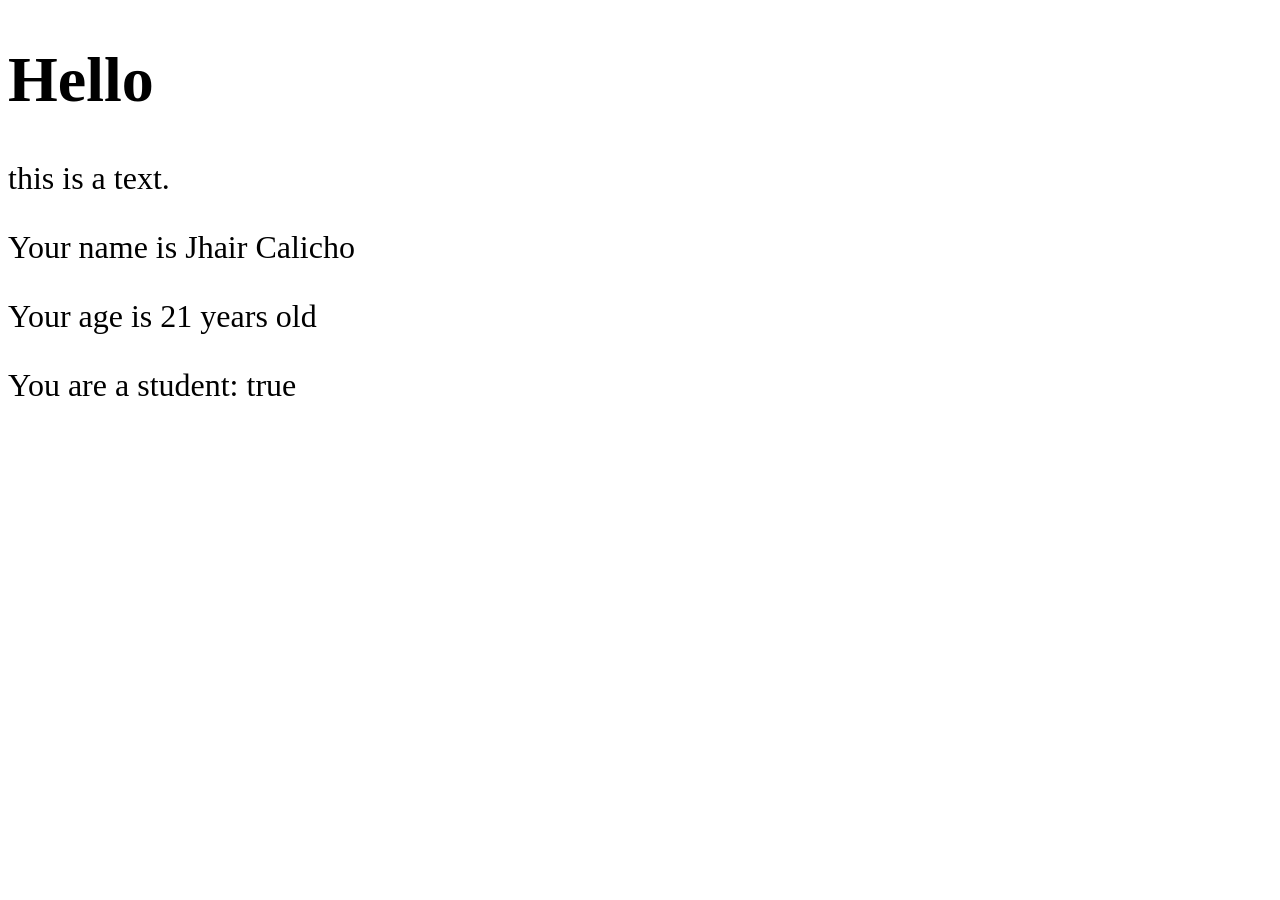
<file: Javascript/index.html>
<!DOCTYPE html>
<html lang="en">
<head>
    <meta charset="UTF-8">
    <meta name="viewport" content="width=device-width, initial-scale=1.0">
    <title>Document</title>
    <link rel="stylesheet" href="styles.css">

</head>
<body>
    <h1 id="titulo"></h1>
    <p id="texto"></p>


    <p id="fullName"></p>
    <p id="age"></p>
    <p id="student"></p>

    <script src="index.js"></script>
</body>
</html>
</file>
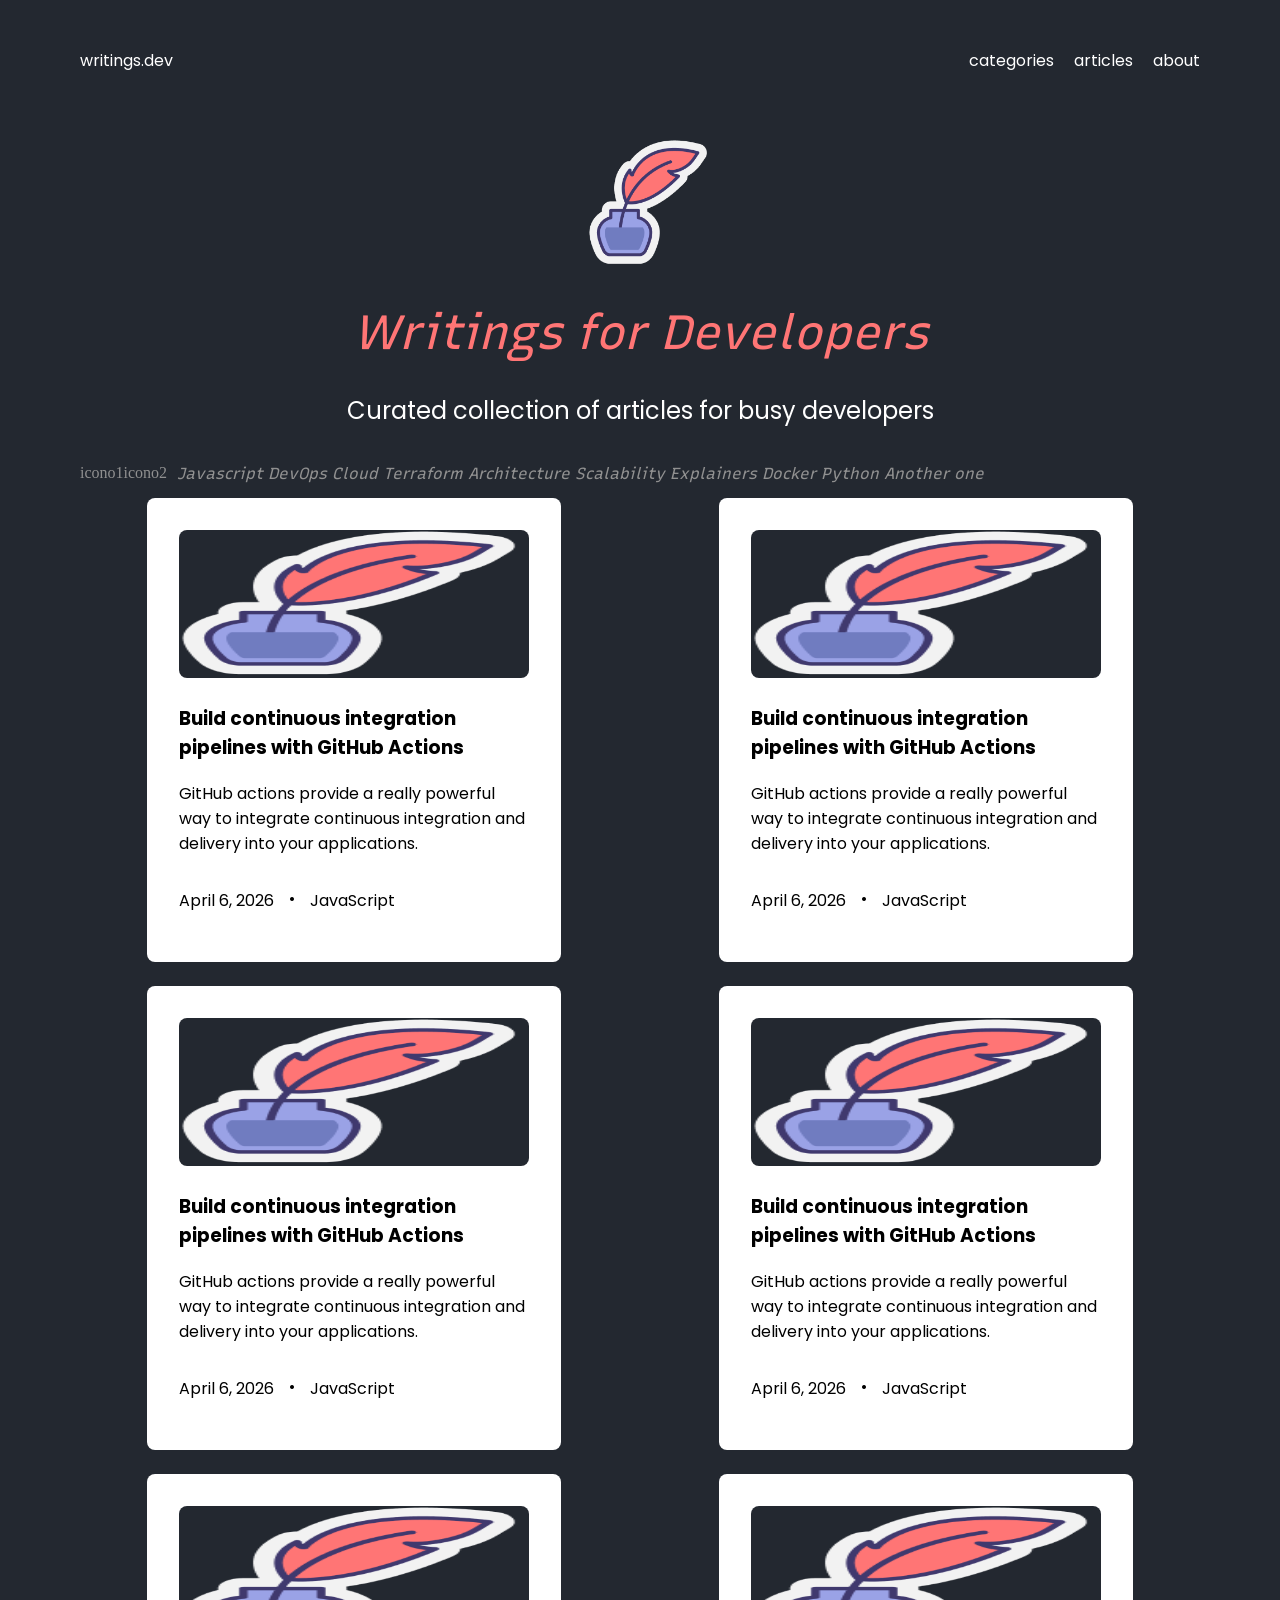
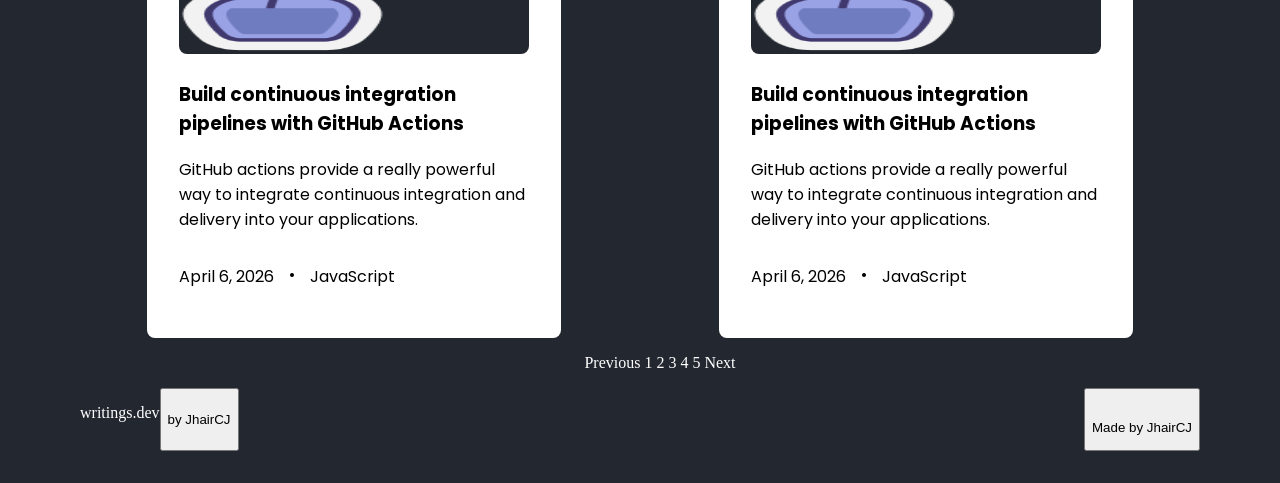
<file: HTMLCSS/03PracticaSitioWeb/index.html>
<!DOCTYPE html>
<html lang="en">
<head>
    <meta charset="UTF-8">
    <meta name="viewport" content="width=device-width, initial-scale=1.0">
    <title>Document</title>
    <link rel="stylesheet" href="styles.css">
    <link rel="preconnect" href="https://fonts.googleapis.com">
    <link rel="preconnect" href="https://fonts.gstatic.com" crossorigin>
    <link href="https://fonts.googleapis.com/css2?family=Recursive:wght@300..1000&display=swap" rel="stylesheet">
    <link href="https://fonts.googleapis.com/css2?family=Poppins:ital,wght@0,100;0,200;0,300;0,400;0,500;0,600;0,700;0,800;0,900;1,100;1,200;1,300;1,400;1,500;1,600;1,700;1,800;1,900&family=Recursive:wght@300..1000&display=swap" rel="stylesheet">
</head>
<body>
    <div class="container">
        <header>
            <div class="header-container">
                <p class="header-text">writings.dev</p>
                <div class="header-labels">
                    <p class="header-text">categories</p>
                    <p class="header-text">articles</p>
                    <p class="header-text">about</p>
                </div>
            </div>
        </header>
        <div class="slogan-container">
            <img class="logo" src="logo.png">
            <h1 class="title">Writings for Developers</h1>
            <h2 class="subtitle">Curated collection of articles for busy developers</h2>
        </div>  
        <div class="listing-container">
            <div class="listing-icons">
                <p>icono1</p>
                <p>icono2</p>
            </div>
            <div class="category-listing">
                <label class="category-label">
                    Javascript
                </label>
                <label class="category-label">
                    DevOps
                </label>
                <label class="category-label">
                    Cloud
                </label>
                <label class="category-label">
                    Terraform
                </label>
                <label class="category-label">
                    Architecture
                </label>
                <label class="category-label">
                    Scalability
                </label>
                <label class="category-label">
                    Explainers
                </label>
                <label class="category-label">
                    Docker
                </label>
                <label class="category-label">
                    Python
                </label>
                <label class="category-label">
                    Another one
                </label>
            </div>
        </div>
        <section class="articles-container">
            <article class="article">
                <img src="logo.png" class="article-image">
                <h3 class="article-title">
                    Build continuous integration pipelines with GitHub Actions
                </h3>
                <p class="article-description">
                    GitHub actions provide a really powerful way to integrate continuous integration and delivery into your applications.
                </p>
                <div class="article-footer">
                    <p>
                        April 6, 2026
                    </p>
                    <span class="separation-char">·</span>
                    <p>
                        JavaScript
                    </p>
                </div>
            </article>
            <article class="article">
                <img src="logo.png" class="article-image">
                <h3 class="article-title">
                    Build continuous integration pipelines with GitHub Actions
                </h3>
                <p class="article-description">
                    GitHub actions provide a really powerful way to integrate continuous integration and delivery into your applications.
                </p>
                <div class="article-footer">
                    <p>
                        April 6, 2026
                    </p>
                    <span class="separation-char">·</span>
                    <p>
                        JavaScript
                    </p>
                </div>
            </article>            
            <article class="article">
                <img src="logo.png" class="article-image">
                <h3 class="article-title">
                    Build continuous integration pipelines with GitHub Actions
                </h3>
                <p class="article-description">
                    GitHub actions provide a really powerful way to integrate continuous integration and delivery into your applications.
                </p>
                <div class="article-footer">
                    <p>
                        April 6, 2026
                    </p>
                    <span class="separation-char">·</span>
                    <p>
                        JavaScript
                    </p>
                </div>
            </article>            
            <article class="article">
                <img src="logo.png" class="article-image">
                <h3 class="article-title">
                    Build continuous integration pipelines with GitHub Actions
                </h3>
                <p class="article-description">
                    GitHub actions provide a really powerful way to integrate continuous integration and delivery into your applications.
                </p>
                <div class="article-footer">
                    <p>
                        April 6, 2026
                    </p>
                    <span class="separation-char">·</span>
                    <p>
                        JavaScript
                    </p>
                </div>
            </article>            
            <article class="article">
                <img src="logo.png" class="article-image">
                <h3 class="article-title">
                    Build continuous integration pipelines with GitHub Actions
                </h3>
                <p class="article-description">
                    GitHub actions provide a really powerful way to integrate continuous integration and delivery into your applications.
                </p>
                <div class="article-footer">
                    <p>
                        April 6, 2026
                    </p>
                    <span class="separation-char">·</span>
                    <p>
                        JavaScript
                    </p>
                </div>
            </article>            
            <article class="article">
                <img src="logo.png" class="article-image">
                <h3 class="article-title">
                    Build continuous integration pipelines with GitHub Actions
                </h3>
                <p class="article-description">
                    GitHub actions provide a really powerful way to integrate continuous integration and delivery into your applications.
                </p>
                <div class="article-footer">
                    <p>
                        April 6, 2026
                    </p>
                    <span class="separation-char">·</span>
                    <p>
                        JavaScript
                    </p>
                </div>
            </article>
        </section>
        <nav class="pagination">
            <ul class="pagination-list">
                <li class="pagination-item">Previous</li>
                <li class="pagination-item">1</li>
                <li class="pagination-item">2</li>
                <li class="pagination-item">3</li>
                <li class="pagination-item">4</li>
                <li class="pagination-item">5</li>
                <li class="pagination-item">Next</li>
            </ul>
        </nav>
        <footer class="footer">
            <div class="promo-footer">
                <p class="text-footer">writings.dev</p>
                <button class="promo">by JhairCJ</button>
            </div>
            <button class="promo">
                <img>
                <p>Made by JhairCJ</p>
            </button>
            

        </footer>
    </div>
</body>
</html>
</file>
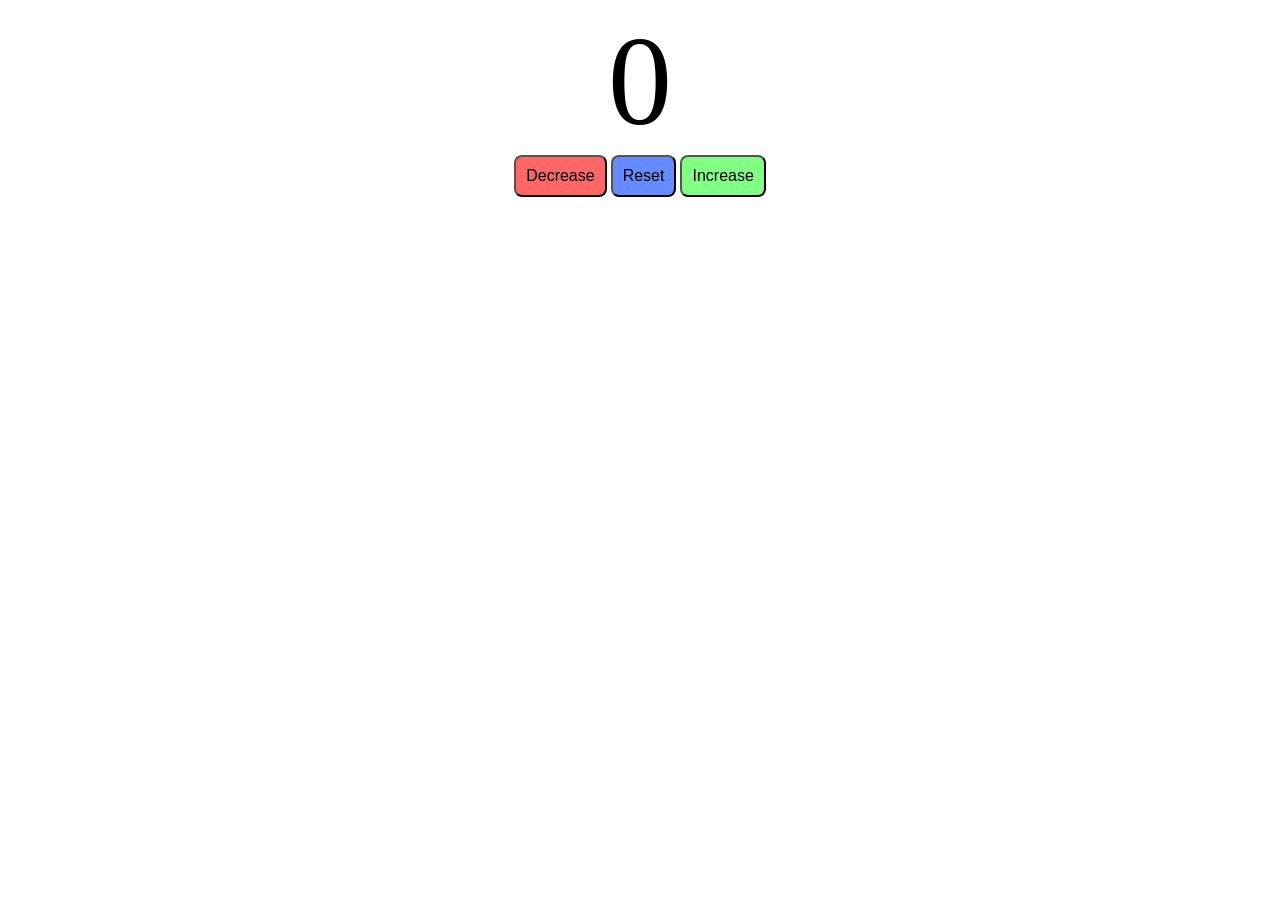
<file: Javascript/04Contador/index.html>
<!DOCTYPE html>
<html lang="en">
<head>
    <meta charset="UTF-8">
    <meta name="viewport" content="width=device-width, initial-scale=1.0">
    <title>Document</title>
    <link rel="stylesheet" href="styles.css">

</head>
<body>

    <label id="number">0</label>
    <div id="btnContainer">
        <button id="decreaseBtn" class="btn">Decrease</button>
        <button id="resetBtn" class="btn">Reset</button>
        <button id="increaseBtn" class="btn">Increase</button>
    </div>

    <script src="index.js"></script>
</body>
</html>
</file>
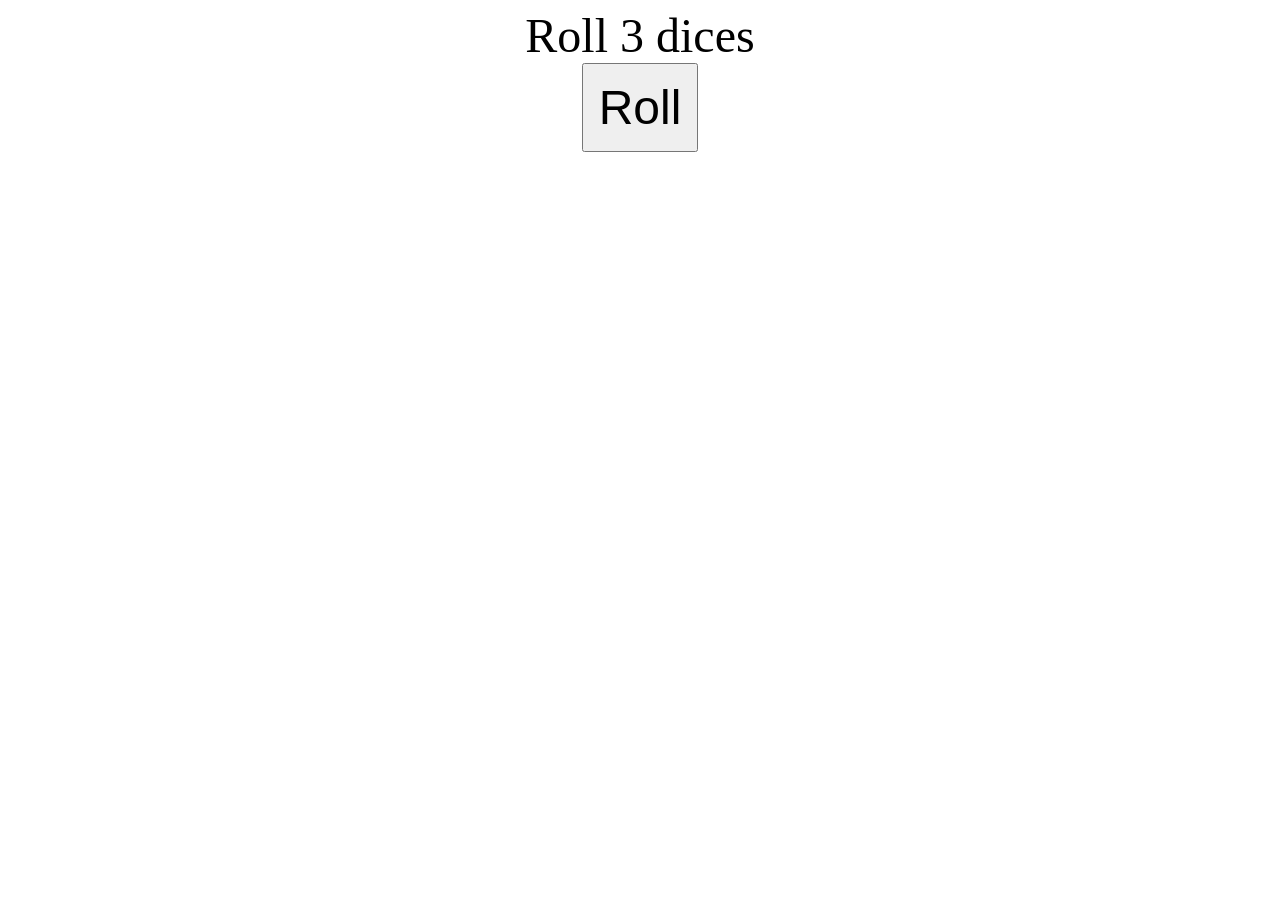
<file: Javascript/05NumeroAleatorio/index.html>
<!DOCTYPE html>
<html lang="en">
<head>
    <meta charset="UTF-8">
    <meta name="viewport" content="width=device-width, initial-scale=1.0">
    <title>Document</title>
    <link rel="stylesheet" href="styles.css">

</head>
<body>

    <label id="title">Roll 3 dices</label>
    <br>
    <button id="roll" class="btn">Roll</button>
    <br>
    <label id="dice1"></label>
    <label id="dice2"></label>
    <label id="dice3"></label>
    <script src="index.js"></script>
</body>
</html>
</file>
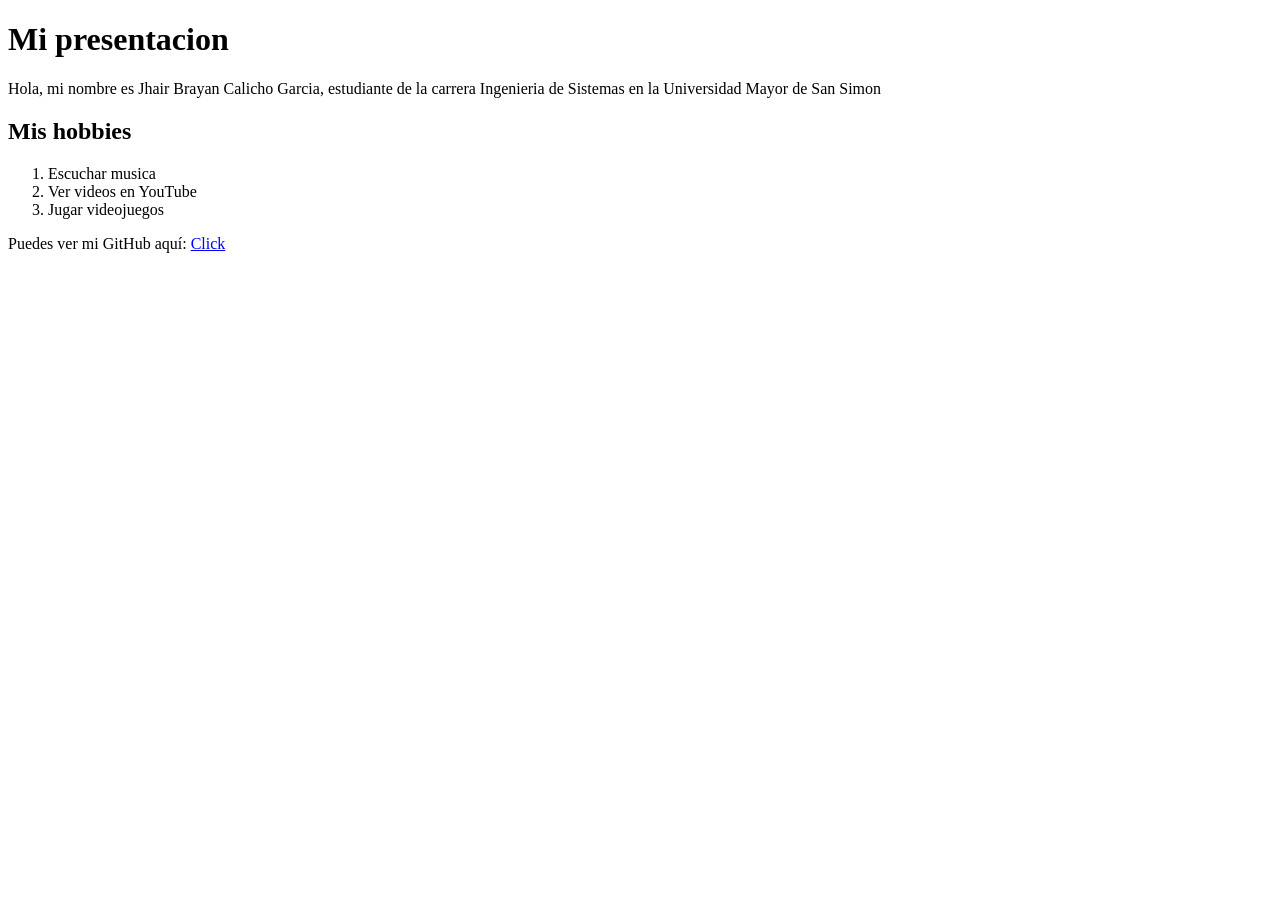
<file: HTMLCSS/01Textos/textos.html>
<!DOCTYPE html>
<html lang="en">
<head>
    <meta charset="UTF-8">
    <meta name="viewport" content="width=device-width, initial-scale=1.0">
    <title>Mi Presentacion</title>
</head>
<body>
    <h1>Mi presentacion</h1>
    <p>Hola, mi nombre es Jhair Brayan Calicho Garcia, estudiante de la carrera Ingenieria de Sistemas en la Universidad Mayor de San Simon</p>
    <h2>Mis hobbies</h2>
    <ol>
        <li>Escuchar musica</li>
        <li>Ver videos en YouTube</li>
        <li>Jugar videojuegos</li>
    </ol>
    <p>Puedes ver mi GitHub aquí: <a href="https://github.com/JhairCJ" target="_blank">Click</a></p>
</body>
</html>
</file>
<file: Javascript/styles.css>
body{
    font-family: Verdana;
    font-size: 2em;
}
</file>
<file: HTMLCSS/03PracticaSitioWeb/styles.css>
body{
    margin:0px;
    color:#ffffff;
}
.container{
    padding:2rem 5rem;
    background-color: #232830;
    min-height: 100vh;
}
.header-container{
    display:flex;
    flex-direction: row;
    justify-content: space-between;
    flex-wrap: wrap;
}
.header-text{
    font-family: Poppins;
    transition: all 0.3s ease;
}

.header-text:hover{
    color: #909090;
    cursor: pointer;
}

.header-labels{
    display:flex;
    flex-direction: row;
    gap:20px
}

.slogan-container{
    text-align: center;
    margin-top: 50px;
}

.title{
    font-family: Recursive;
    font-style: italic;
    color: #FF7575;
    font-weight: 400;
    font-size: clamp(20px, 3rem, 71px);
}
.subtitle{
    font-family: Poppins;
    font-size: 1.5rem;
    font-weight: 400;
}


.logo{
    height:8rem;
    margin-left: 20px;
}


.listing-container{
    display: flex;
    flex-direction: row;
    align-items: center;
}

.listing-icons{
    color: #909090;
    display: flex;
    flex-direction: row;
    margin-right: 10px;
}

.category-label{
    color: #909090;
    font-style: italic;
    font-family: Recursive, sans-serif;
}

.articles-container{
    display: flex;
    flex-wrap: wrap;
    gap: 1.5rem;
    flex-direction: row;
    justify-content: space-between;
    

}

.article{
    margin:auto;
    background-color: white;
    color:black;
    padding: 2rem;
    border-radius: 8px;
    font-family: Poppins, sans-serif;
    width: 350px;
    height: 400px;
    transition: all 0.3s ease;
}

.article:hover{
    transform: scale(1.01);
    background-color: hsl(0, 0%, 92%);
    cursor: pointer;
}

.article-image{
    width: 100%;
    height: 37%;
    border-radius: 8px;
    
}

.article-footer{
    display: flex;
    justify-content: left;
    align-items: center;
}

.separation-char{
    margin: 0 15px;
    font-size: 30px;
}

.pagination-list{
    list-style: none;
    display: block;
    text-align: center;
}

.pagination-item{
    display: inline-block;
}

.footer{
    background-color: none;
    display:flex;
    flex-direction: row;
    justify-content: space-between;
}
.promo-footer{
    display:grid;
    grid-auto-flow: column;
}
</file>
<file: Javascript/04Contador/styles.css>
#number{
    display:block;
    text-align: center;
    font-family: "Times New Roman";
    font-size: 8rem;
}

#btnContainer{
    text-align: center;
}

.btn{
    padding: 10px;
    font-size: 1em;
    border-radius: 8px;
    cursor: pointer;
    transition: background-color 0.25s;
}

#decreaseBtn{
    background-color: hsl(0, 100%, 70%);
}
#decreaseBtn:hover{
    background-color: hsl(0, 100%, 60%);
}

#resetBtn{
    background-color: hsl(226, 100%, 70%);
}
#resetBtn:hover{
    background-color: hsl(226, 100%, 60%);
}

#increaseBtn{
    background-color: hsl(122, 100%, 75%);
}
#increaseBtn:hover{
    background-color: hsl(122, 100%, 60%);
}
</file>
<file: Javascript/05NumeroAleatorio/styles.css>
body{
    display: block;
    text-align: center;
    font-size: 3rem;
}

.btn{
    padding: 15px;
    font-size: 3rem;
}
</file>
